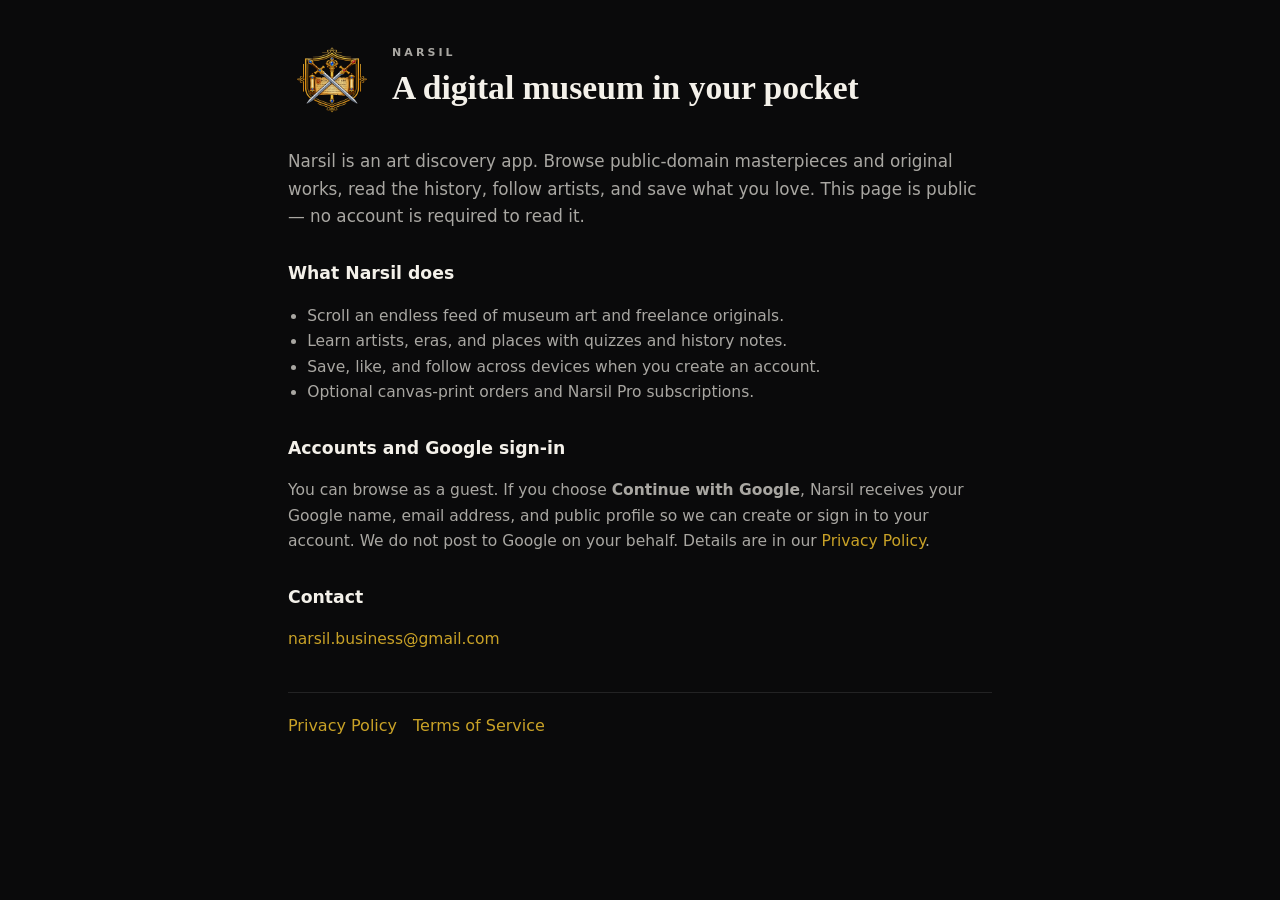
<file: index.html>
<!doctype html>
<html lang="en">
  <head>
    <meta charset="UTF-8" />
    <meta name="viewport" content="width=device-width, initial-scale=1" />
    <title>Narsil — Art museum app</title>
    <meta
      name="description"
      content="Narsil is a digital museum app for public-domain masterpieces and original art. Sign in to save, follow, and learn."
    />
    <link rel="icon" href="narsil-crest.png" />
    <link rel="stylesheet" href="styles.css" />
  </head>
  <body>
    <main>
      <div class="hero">
        <img src="narsil-crest.png" alt="Narsil crest" width="88" height="88" />
        <div>
          <p class="wordmark">Narsil</p>
          <h1>A digital museum in your pocket</h1>
        </div>
      </div>

      <p class="lede">
        Narsil is an art discovery app. Browse public-domain masterpieces and
        original works, read the history, follow artists, and save what you
        love. This page is public — no account is required to read it.
      </p>

      <h2>What Narsil does</h2>
      <ul>
        <li>Scroll an endless feed of museum art and freelance originals.</li>
        <li>Learn artists, eras, and places with quizzes and history notes.</li>
        <li>Save, like, and follow across devices when you create an account.</li>
        <li>Optional canvas-print orders and Narsil Pro subscriptions.</li>
      </ul>

      <h2>Accounts and Google sign-in</h2>
      <p>
        You can browse as a guest. If you choose <strong>Continue with Google</strong>,
        Narsil receives your Google name, email address, and public profile so
        we can create or sign in to your account. We do not post to Google on
        your behalf. Details are in our
        <a href="privacy.html">Privacy Policy</a>.
      </p>

      <h2>Contact</h2>
      <p>
        <a href="mailto:narsil.business@gmail.com">narsil.business@gmail.com</a>
      </p>

      <nav>
        <a href="privacy.html">Privacy Policy</a>
        <a href="terms.html">Terms of Service</a>
      </nav>
    </main>
  </body>
</html>
</file>
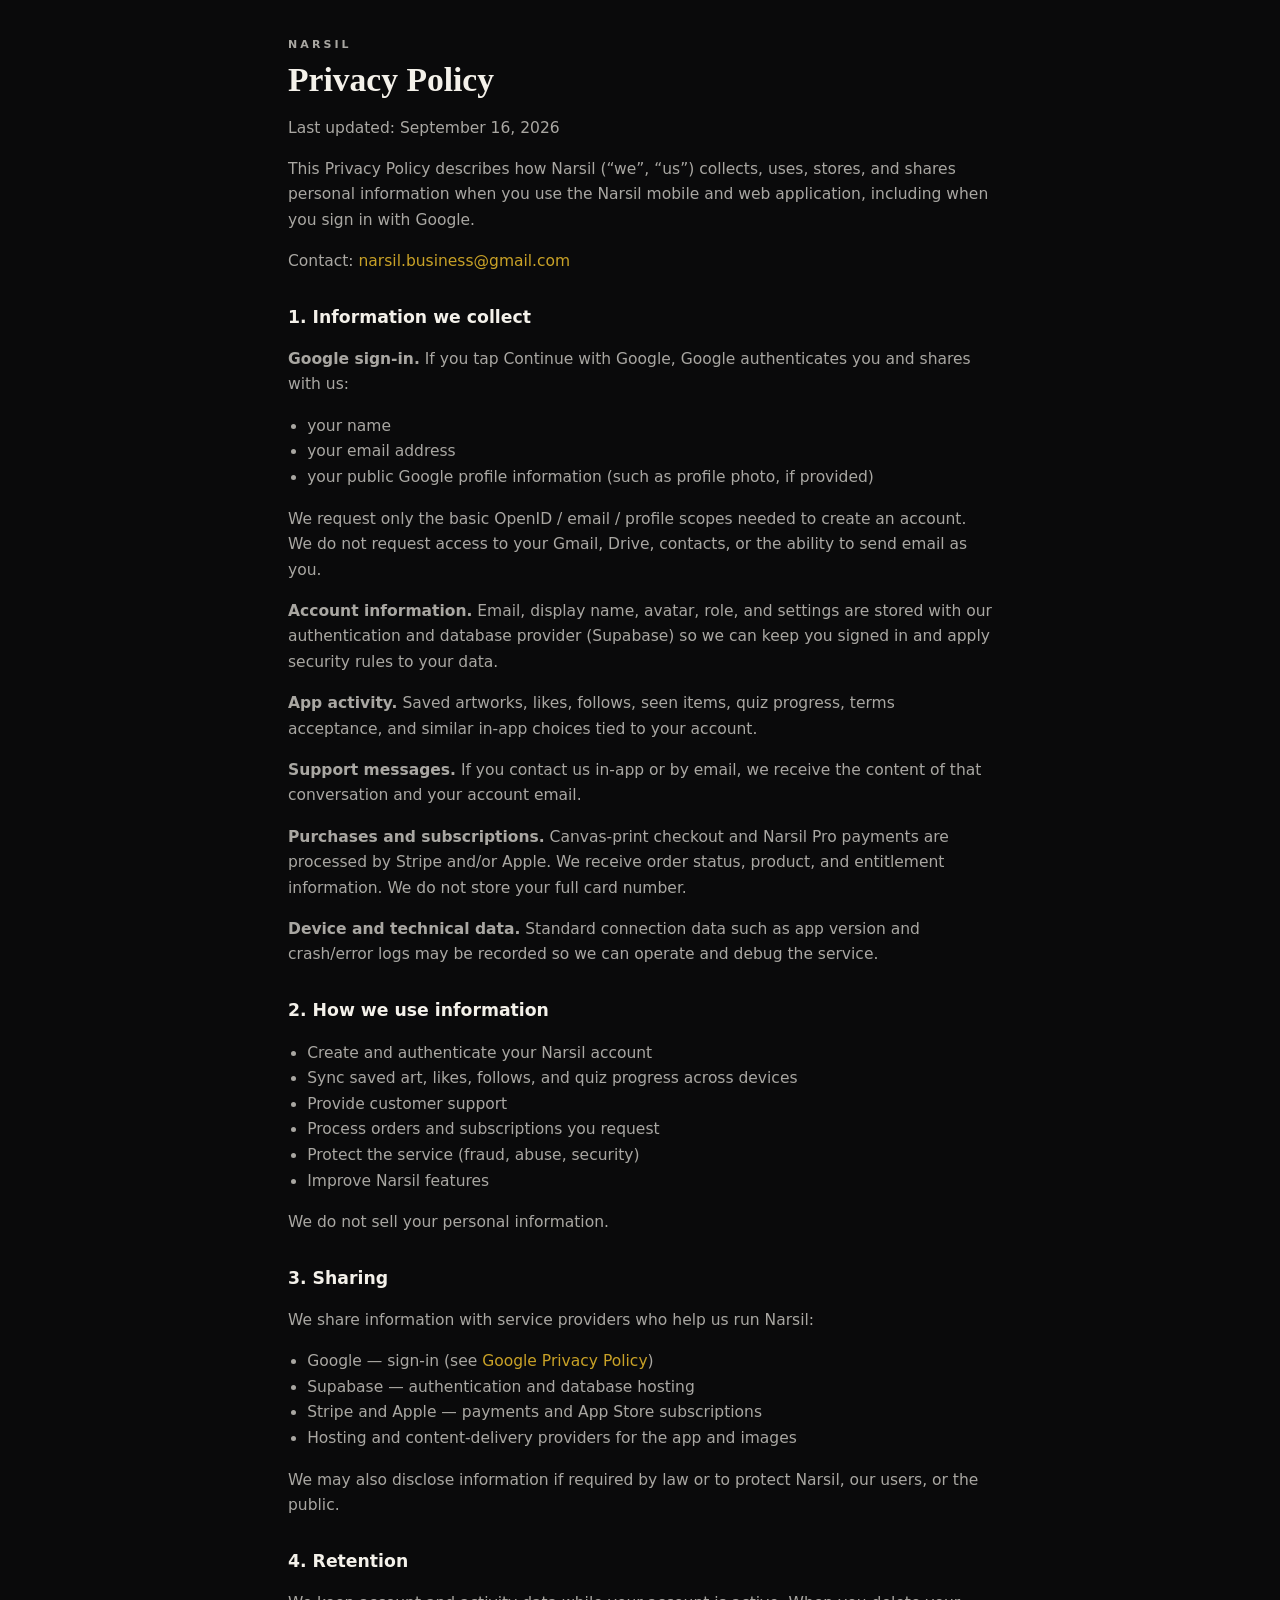
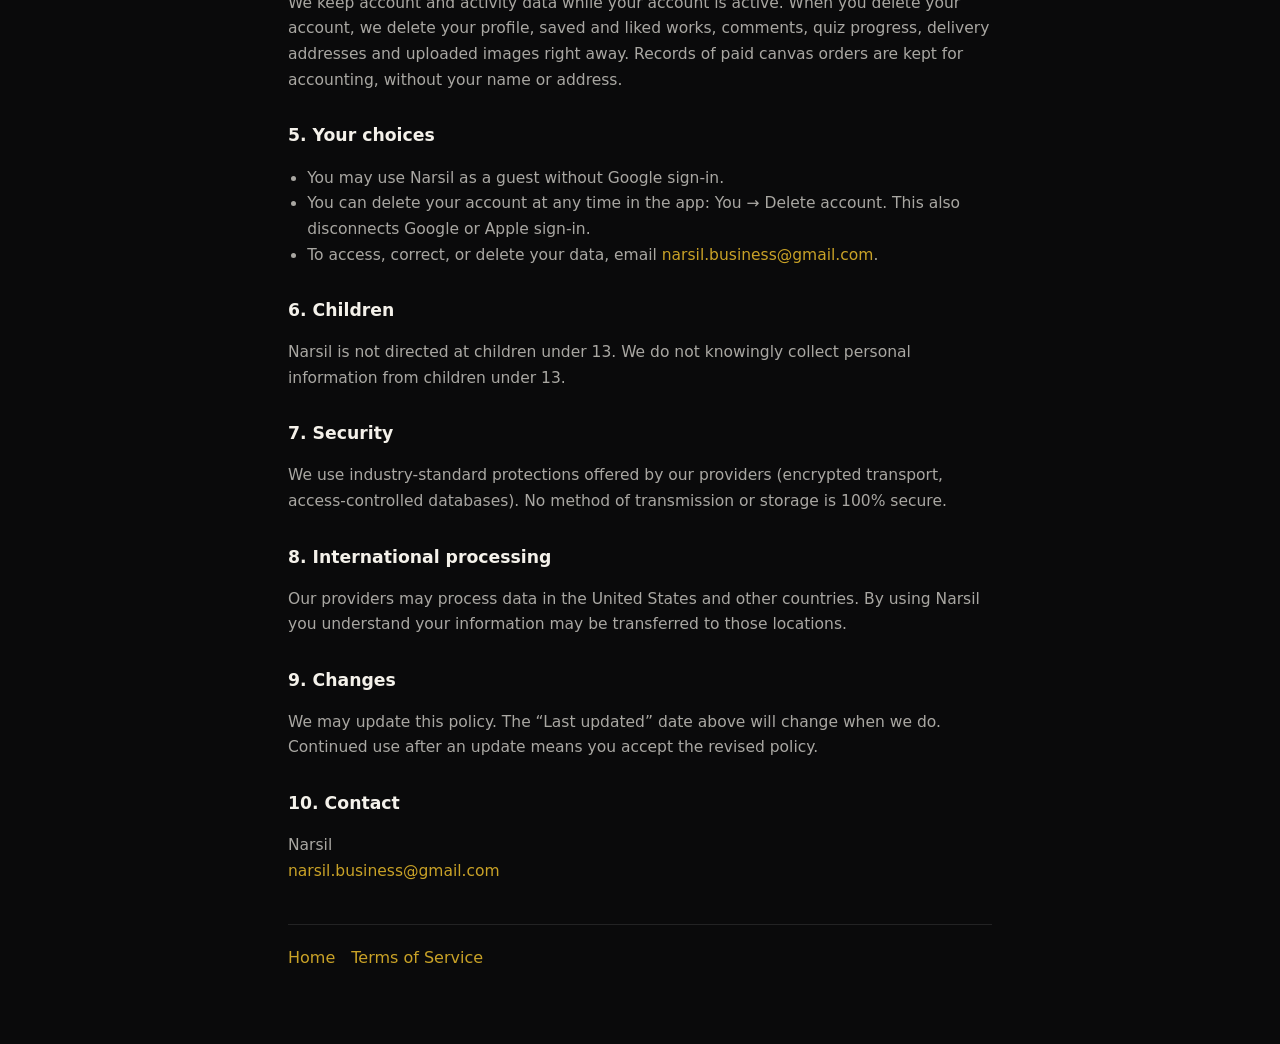
<file: privacy.html>
<!doctype html>
<html lang="en">
  <head>
    <meta charset="UTF-8" />
    <meta name="viewport" content="width=device-width, initial-scale=1" />
    <title>Privacy Policy — Narsil</title>
    <meta
      name="description"
      content="Narsil privacy policy: what data we collect with Google sign-in, how we use it, and how to contact us."
    />
    <link rel="icon" href="narsil-crest.png" />
    <link rel="stylesheet" href="styles.css" />
  </head>
  <body>
    <main>
      <p class="wordmark">Narsil</p>
      <h1>Privacy Policy</h1>
      <p class="meta">Last updated: September 16, 2026</p>

      <p>
        This Privacy Policy describes how Narsil (“we”, “us”) collects, uses,
        stores, and shares personal information when you use the Narsil mobile
        and web application, including when you sign in with Google.
      </p>
      <p>
        Contact:
        <a href="mailto:narsil.business@gmail.com">narsil.business@gmail.com</a>
      </p>

      <h2>1. Information we collect</h2>
      <p><strong>Google sign-in.</strong> If you tap Continue with Google, Google
        authenticates you and shares with us:</p>
      <ul>
        <li>your name</li>
        <li>your email address</li>
        <li>your public Google profile information (such as profile photo, if provided)</li>
      </ul>
      <p>
        We request only the basic OpenID / email / profile scopes needed to
        create an account. We do not request access to your Gmail, Drive,
        contacts, or the ability to send email as you.
      </p>
      <p><strong>Account information.</strong> Email, display name, avatar, role,
        and settings are stored with our authentication and database provider
        (Supabase) so we can keep you signed in and apply security rules to
        your data.</p>
      <p><strong>App activity.</strong> Saved artworks, likes, follows, seen
        items, quiz progress, terms acceptance, and similar in-app choices
        tied to your account.</p>
      <p><strong>Support messages.</strong> If you contact us in-app or by email,
        we receive the content of that conversation and your account email.</p>
      <p><strong>Purchases and subscriptions.</strong> Canvas-print checkout and
        Narsil Pro payments are processed by Stripe and/or Apple. We receive
        order status, product, and entitlement information. We do not store
        your full card number.</p>
      <p><strong>Device and technical data.</strong> Standard connection data
        such as app version and crash/error logs may be recorded so we can
        operate and debug the service.</p>

      <h2>2. How we use information</h2>
      <ul>
        <li>Create and authenticate your Narsil account</li>
        <li>Sync saved art, likes, follows, and quiz progress across devices</li>
        <li>Provide customer support</li>
        <li>Process orders and subscriptions you request</li>
        <li>Protect the service (fraud, abuse, security)</li>
        <li>Improve Narsil features</li>
      </ul>
      <p>We do not sell your personal information.</p>

      <h2>3. Sharing</h2>
      <p>We share information with service providers who help us run Narsil:</p>
      <ul>
        <li>Google — sign-in (see <a href="https://policies.google.com/privacy">Google Privacy Policy</a>)</li>
        <li>Supabase — authentication and database hosting</li>
        <li>Stripe and Apple — payments and App Store subscriptions</li>
        <li>Hosting and content-delivery providers for the app and images</li>
      </ul>
      <p>We may also disclose information if required by law or to protect
        Narsil, our users, or the public.</p>

      <h2>4. Retention</h2>
      <p>
        We keep account and activity data while your account is active. When
        you delete your account, we delete your profile, saved and liked works,
        comments, quiz progress, delivery addresses and uploaded images right
        away. Records of paid canvas orders are kept for accounting, without
        your name or address.
      </p>

      <h2>5. Your choices</h2>
      <ul>
        <li>You may use Narsil as a guest without Google sign-in.</li>
        <li>You can delete your account at any time in the app: You → Delete
          account. This also disconnects Google or Apple sign-in.</li>
        <li>To access, correct, or delete your data, email
          <a href="mailto:narsil.business@gmail.com">narsil.business@gmail.com</a>.</li>
      </ul>

      <h2>6. Children</h2>
      <p>
        Narsil is not directed at children under 13. We do not knowingly
        collect personal information from children under 13.
      </p>

      <h2>7. Security</h2>
      <p>
        We use industry-standard protections offered by our providers
        (encrypted transport, access-controlled databases). No method of
        transmission or storage is 100% secure.
      </p>

      <h2>8. International processing</h2>
      <p>
        Our providers may process data in the United States and other
        countries. By using Narsil you understand your information may be
        transferred to those locations.
      </p>

      <h2>9. Changes</h2>
      <p>
        We may update this policy. The “Last updated” date above will change
        when we do. Continued use after an update means you accept the revised
        policy.
      </p>

      <h2>10. Contact</h2>
      <p>
        Narsil<br />
        <a href="mailto:narsil.business@gmail.com">narsil.business@gmail.com</a>
      </p>

      <nav>
        <a href="index.html">Home</a>
        <a href="terms.html">Terms of Service</a>
      </nav>
    </main>
  </body>
</html>
</file>
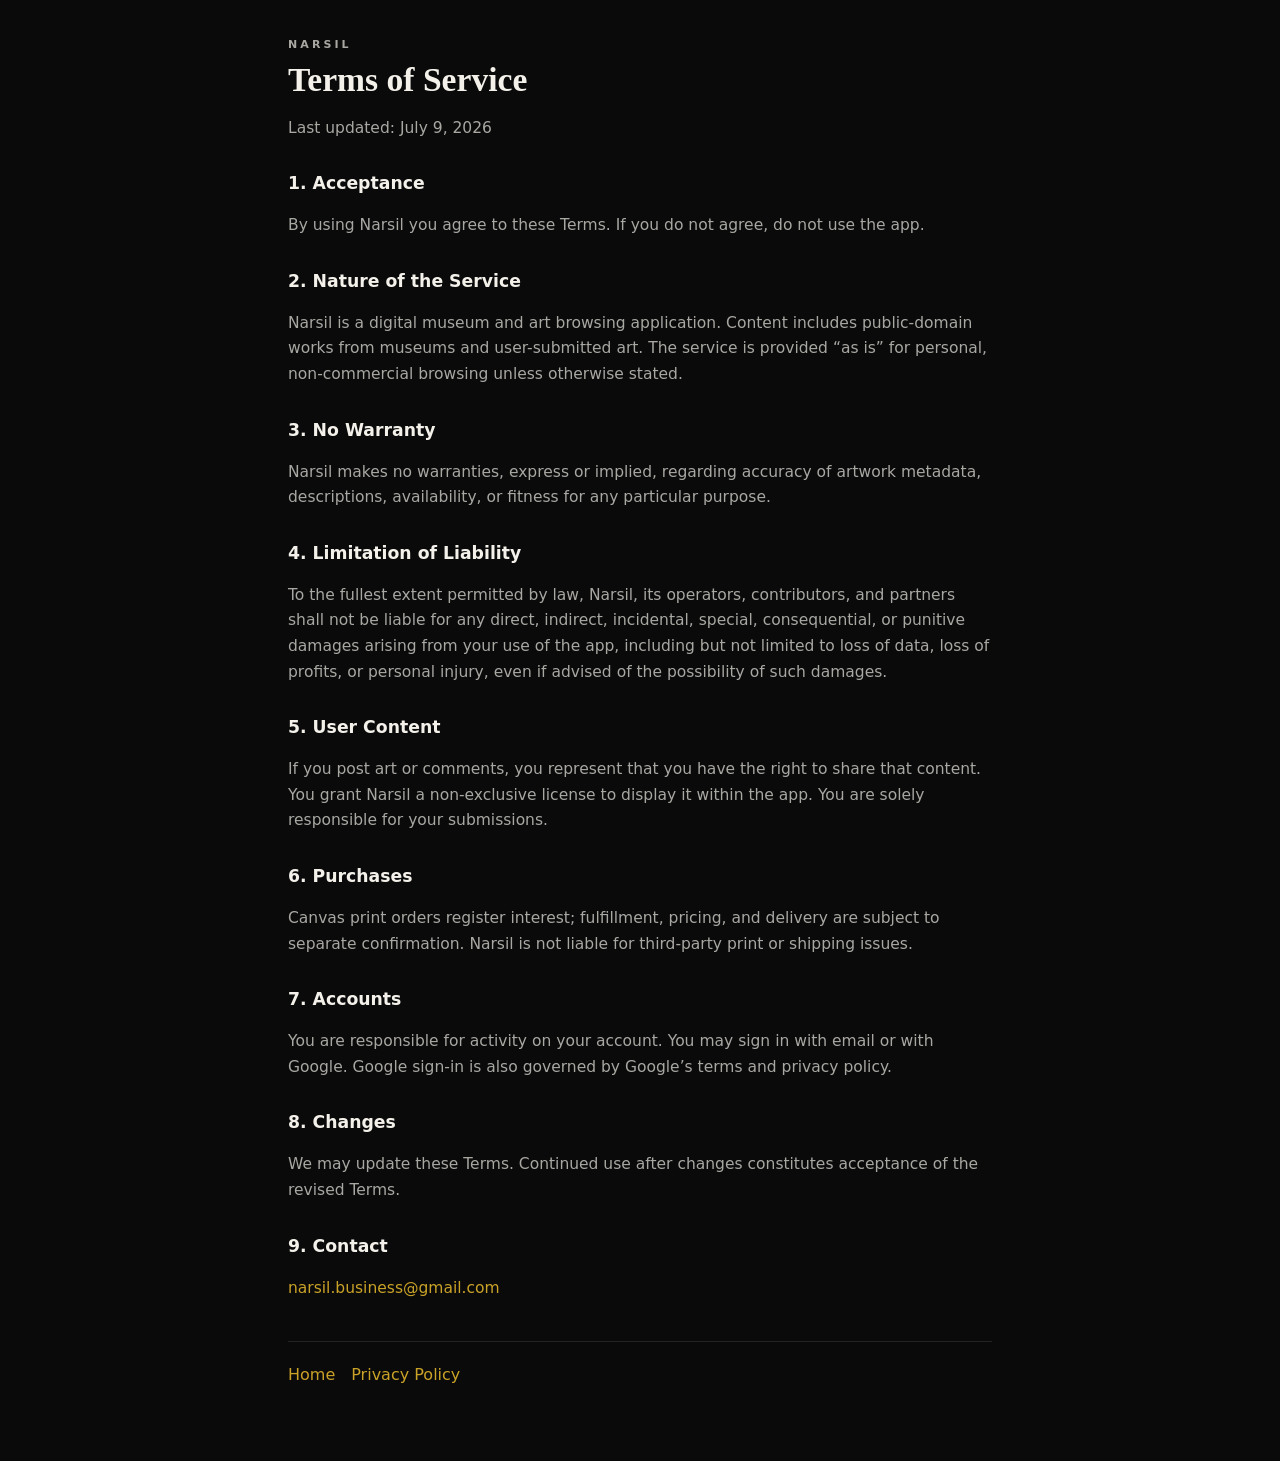
<file: terms.html>
<!doctype html>
<html lang="en">
  <head>
    <meta charset="UTF-8" />
    <meta name="viewport" content="width=device-width, initial-scale=1" />
    <title>Terms of Service — Narsil</title>
    <meta name="description" content="Narsil terms of service." />
    <link rel="icon" href="narsil-crest.png" />
    <link rel="stylesheet" href="styles.css" />
  </head>
  <body>
    <main>
      <p class="wordmark">Narsil</p>
      <h1>Terms of Service</h1>
      <p class="meta">Last updated: July 9, 2026</p>

      <h2>1. Acceptance</h2>
      <p>
        By using Narsil you agree to these Terms. If you do not agree, do not
        use the app.
      </p>

      <h2>2. Nature of the Service</h2>
      <p>
        Narsil is a digital museum and art browsing application. Content
        includes public-domain works from museums and user-submitted art. The
        service is provided “as is” for personal, non-commercial browsing unless
        otherwise stated.
      </p>

      <h2>3. No Warranty</h2>
      <p>
        Narsil makes no warranties, express or implied, regarding accuracy of
        artwork metadata, descriptions, availability, or fitness for any
        particular purpose.
      </p>

      <h2>4. Limitation of Liability</h2>
      <p>
        To the fullest extent permitted by law, Narsil, its operators,
        contributors, and partners shall not be liable for any direct,
        indirect, incidental, special, consequential, or punitive damages
        arising from your use of the app, including but not limited to loss of
        data, loss of profits, or personal injury, even if advised of the
        possibility of such damages.
      </p>

      <h2>5. User Content</h2>
      <p>
        If you post art or comments, you represent that you have the right to
        share that content. You grant Narsil a non-exclusive license to display
        it within the app. You are solely responsible for your submissions.
      </p>

      <h2>6. Purchases</h2>
      <p>
        Canvas print orders register interest; fulfillment, pricing, and
        delivery are subject to separate confirmation. Narsil is not liable for
        third-party print or shipping issues.
      </p>

      <h2>7. Accounts</h2>
      <p>
        You are responsible for activity on your account. You may sign in with
        email or with Google. Google sign-in is also governed by Google’s terms
        and privacy policy.
      </p>

      <h2>8. Changes</h2>
      <p>
        We may update these Terms. Continued use after changes constitutes
        acceptance of the revised Terms.
      </p>

      <h2>9. Contact</h2>
      <p>
        <a href="mailto:narsil.business@gmail.com">narsil.business@gmail.com</a>
      </p>

      <nav>
        <a href="index.html">Home</a>
        <a href="privacy.html">Privacy Policy</a>
      </nav>
    </main>
  </body>
</html>
</file>
<file: styles.css>
:root {
  color-scheme: dark;
  --bg: #0a0a0b;
  --text: #f4f1ea;
  --muted: rgba(244, 241, 234, 0.68);
  --line: rgba(255, 255, 255, 0.1);
  --accent: #c9a227;
}

* {
  box-sizing: border-box;
}

html,
body {
  margin: 0;
  min-height: 100%;
  background: var(--bg);
  color: var(--text);
  font-family: Inter, system-ui, -apple-system, Segoe UI, sans-serif;
  line-height: 1.65;
}

body {
  padding: 2.25rem 1.25rem 4.5rem;
}

main {
  max-width: 44rem;
  margin: 0 auto;
}

.hero {
  display: flex;
  align-items: center;
  gap: 1rem;
  margin-bottom: 1.5rem;
}

.hero img {
  width: 88px;
  height: 88px;
  object-fit: contain;
}

.wordmark {
  margin: 0;
  font-size: 11px;
  font-weight: 600;
  letter-spacing: 0.28em;
  text-transform: uppercase;
}

h1 {
  font-family: "Playfair Display", Georgia, serif;
  font-size: 2.1rem;
  font-weight: 600;
  line-height: 1.2;
  margin: 0.35rem 0 0.5rem;
}

.meta,
.lede {
  color: var(--muted);
}

.lede {
  font-size: 1.05rem;
  margin: 0 0 1.5rem;
}

h2 {
  font-size: 1.08rem;
  margin: 1.75rem 0 0.45rem;
}

p,
li {
  color: var(--muted);
  font-size: 0.97rem;
}

ul {
  padding-left: 1.2rem;
}

nav {
  display: flex;
  flex-wrap: wrap;
  gap: 1rem;
  margin-top: 2.5rem;
  padding-top: 1.25rem;
  border-top: 1px solid var(--line);
}

a {
  color: var(--accent);
  text-decoration: none;
}

a:hover {
  text-decoration: underline;
}
</file>
